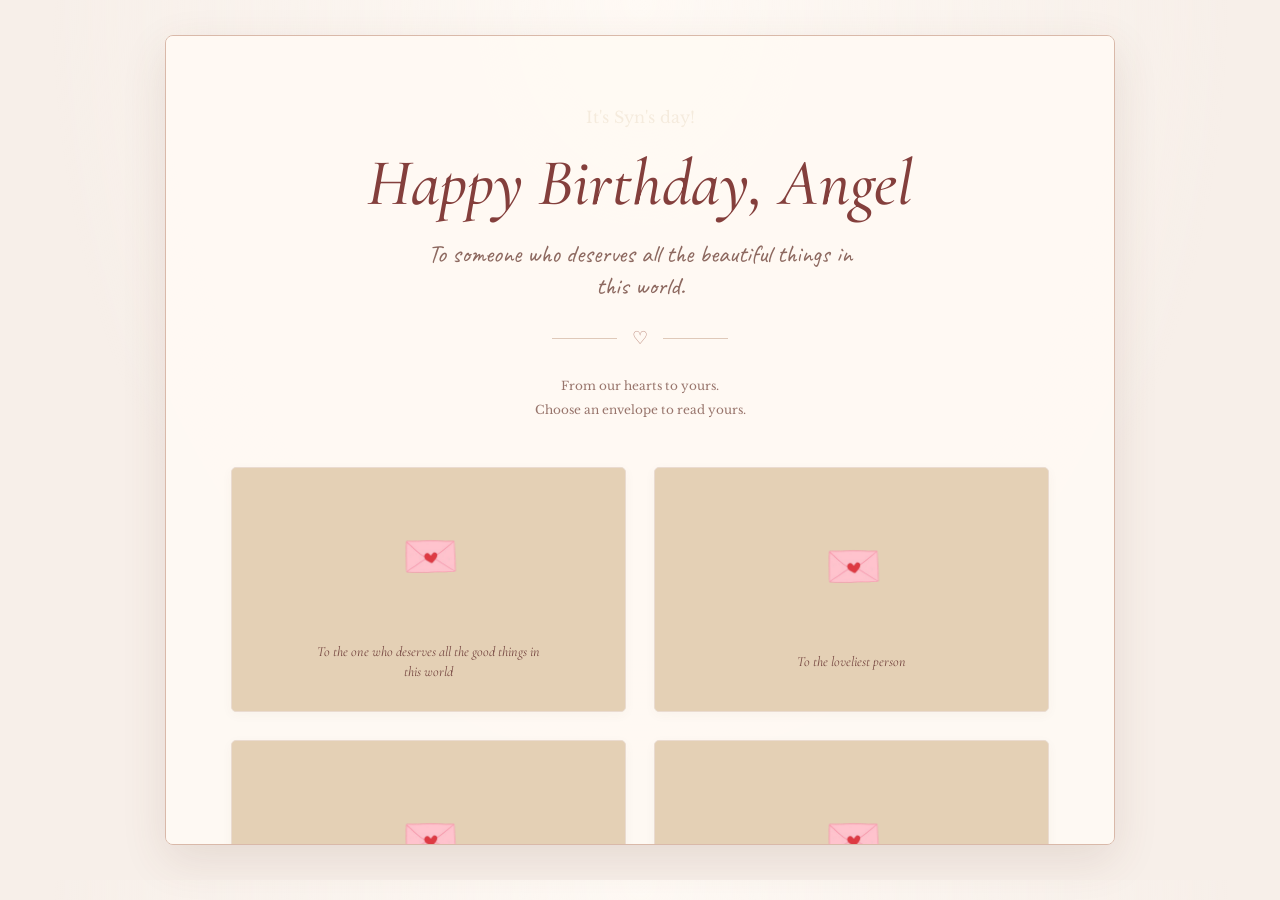
<file: index.html>
<!DOCTYPE html>
<html lang="en">
<head>
    <meta charset="UTF-8"/>
    <meta name="viewport" content="width=device-width, initial-scale=1.0"/>

    <title>110726 — Letters for You</title>

    <link rel="stylesheet" href="style.css"/>
</head>

<body>

    <main class="home">

        <header class="home-header">

            <p class="eyebrow">It's Syn's day!</p>

            <h1>Happy Birthday, Angel</h1>

            <p class="home-subtitle">
                To someone who deserves all the beautiful things in this world.
            </p>

            <div class="header-divider">
                <span></span>
                ♡
                <span></span>
            </div>

            <p class="instruction">
                From our hearts to yours.
                <br/>
                Choose an envelope to read yours.
            </p>
        </header>


        <section class="envelope-grid">

            <a href="letter.html?letter=akheila" class="envelope">
                <div class="envelope-image">
                    <img src="from-aki.png" alt="From Akheila"/>
                </div>
                <p class="envelope-caption">To the one who deserves all the good things in this world</p>
            </a>

            <a href="letter.html?letter=araceli" class="envelope">
                <div class="envelope-image">
                    <img src="from-araceli.png" alt="From Araceli"/>
                </div>
                <p class="envelope-caption">To the loveliest person</p>
            </a>

            <a href="letter.html?letter=artascia" class="envelope">
                <div class="envelope-image">
                    <img src="from-art.png" alt="From Artascia"/>
                </div>
                <p class="envelope-caption">To the one who's worth it to risk for</p>
            </a>

            <a href="letter.html?letter=chelya" class="envelope">
                <div class="envelope-image">
                    <img src="from-chelya.png" alt="From Chelya"/>
                </div>
                <p class="envelope-caption">To the softest person</p>
            </a>

            <a href="letter.html?letter=iruma" class="envelope">
                <div class="envelope-image">
                    <img src="from-iruma.png" alt="From Iruma"/>
                </div>
                <p class="envelope-caption">To the one who gives her best</p>
            </a>

            <a href="letter.html?letter=klev" class="envelope">
                <div class="envelope-image">
                    <img src="from-klevezeir.png" alt="From Klev"/>
                </div>
                <p class="envelope-caption">To the one who makes the world a better place</p>
            </a>

            <a href="letter.html?letter=kzadrei" class="envelope">
                <div class="envelope-image">
                    <img src="from-kzadrei.png" alt="From Kzadrei"/>
                </div>
                <p class="envelope-caption">To the one with the purest heart</p>
            </a>

            <a href="letter.html?letter=silvrion" class="envelope">
                <div class="envelope-image">
                    <img src="from-silvrion.png" alt="From Silvrion"/>
                </div>
                <p class="envelope-caption">For love</p            </a>

            <a href="letter.html?letter=sop" class="envelope">
                <div class="envelope-image">
                    <img src="from-sop.png" alt="From Sop"/>
                </div>
                <p class="envelope-caption">With love</p>
            </a>

            <a href="letter.html?letter=ysekheil" class="envelope">
                <div class="envelope-image">
                    <img src="from-ysekheil.png" alt="From Ysekheil"/>
                </div>
                <p class="envelope-caption">Always</p>
            </a>

        </section>

        <footer class="home-footer">
            <span>Made with love, just for you.</span>
            <p>Happy 20th, my beloved angel.</p>
        </footer>

    </main>

</body>
</html>
</file>
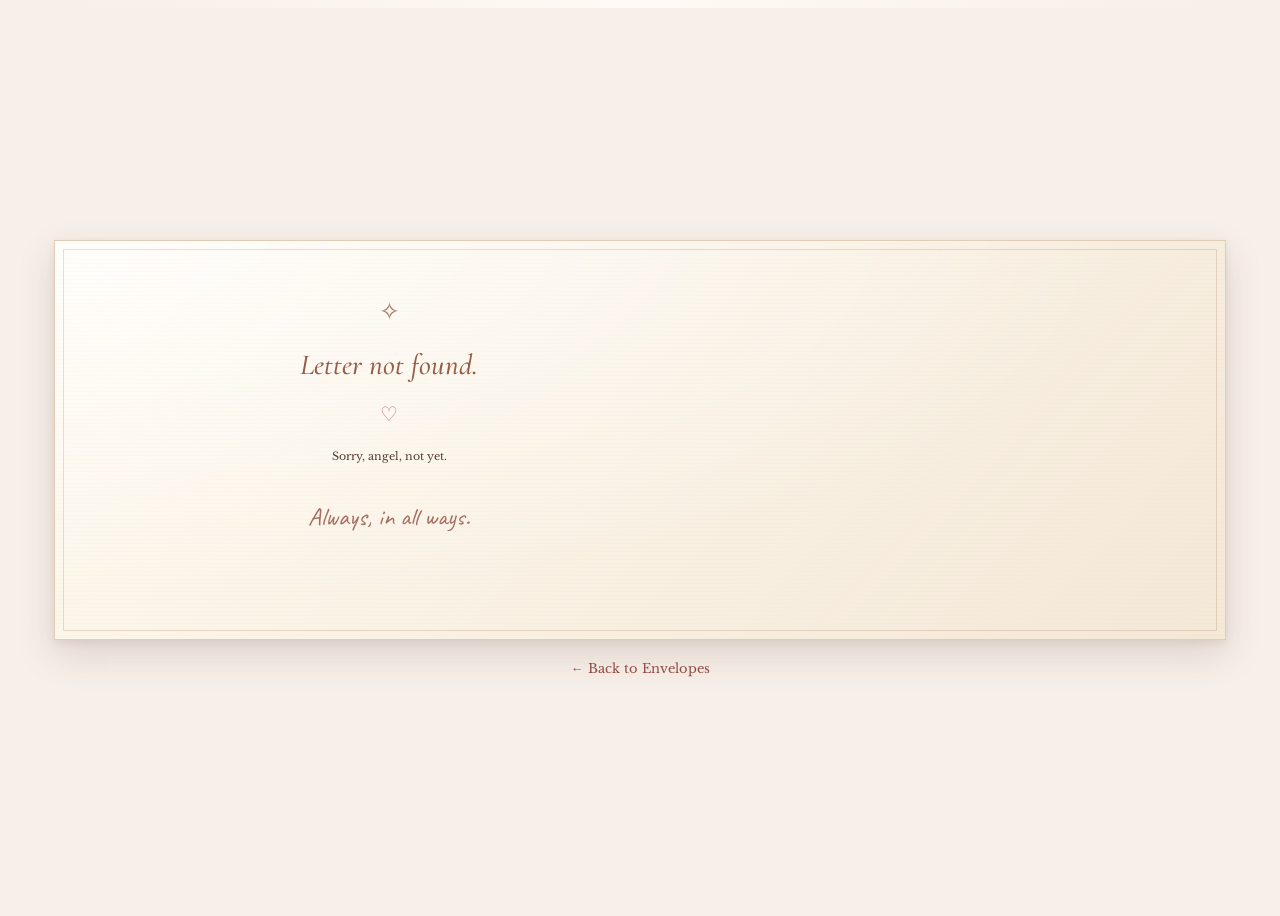
<file: letter.html>
<!DOCTYPE html>
<html lang="en">
<head>
    <meta charset="UTF-8"/>
    <meta name="viewport" content="width=device-width, initial-scale=1.0"/>

    <title>Enjoy, beloved</title>

    <link rel="stylesheet" href="style.css"/>
</head>

<body>
    <main class="letter-page">

        <div class="letter-container">
            <div class="letter-text hidden">
                <div class="letter-decoration">✧</div>

                <h1 id="letter-title"></h1>

                <div class="letter-divider">♡</div>

                <p id="letter-message"></p>

                <div class="letter-ending">Always, in all ways.</div>
            </div>
        </div>

        <a href="index.html" class="back-link">
            ← Back to Envelopes
        </a>

    </main>

    <script src="script.js"></script>
</body>
</html>
</file>
<file: style.css>
@import url('https://fonts.googleapis.com/css2?family=Caveat:wght@400;500;600&family=Cormorant+Garamond:ital,wght@0,400;0,500;0,600;1,400&family=Libre+Baskerville:ital,wght@0,400;0,700;1,400&display=swap');

* {
   box-sizing: border-box;
}


body {
    background:
        radial-gradient(ellipse at top, #fffaf5, transparent 65%),
        #F7EFE9;
    color: #F5EBDD;
    font-family: "Libre Baskerville", serif;
    border-color: #D9B9A9;
}


a {
    color: inherit;
}






.home {
    position: relative;
    width: 950px;
    max-width: 94vw;
    height: auto;
    max-height: 90vh;
    overflow-y: auto;

    margin: 35px auto;
    padding: 55px 65px;

    background: rgba(255, 250, 244, 0.94);

    border: 1px solid #D9B9A9;
    border-radius: 8px;

    box-shadow:
        0 15px 45px rgba(105, 65, 48, 0.12);

    scrollbar-width: none;
}



.home::-webkit-scrollbar {
    display: none;
}

.home-header {
    text-align: center;
    margin-bottom: 45px;
}

.top-decoration {
    display: block;
    margin-bottom: 20px;
    color: #B98779;
    font-size: 22px;
}


.home h1 {
    margin: 0;

    font-family: "Cormorant Garamond", serif;
    font-size: clamp(42px, 6vw, 66px);
    font-weight: 500;
    font-style: italic;

    color: #843f3c;
}

.home-subtitle {
    max-width: 450px;
    margin: 15px auto 25px;

    font-family: "Caveat", cursive;
    font-size: 25px;
    color: #8d6960;
}

.home > p {
    margin: 0 0 45px;
    text-align: center;
}

.header-divider {
    display: flex;
    align-items: center;
    justify-content: center;
    gap: 15px;

    color: #b98779;
    font-size: 18px;
}

.header-divider span {
    width: 65px;
    height: 1px;
    background: #dfc9b9;
}

.instruction {
    margin-top: 25px;
    font-size: 12px;
    line-height: 2;
    color: #98756c;
}



.envelope-grid {
    display: grid;
    grid-template-columns: repeat(2, minmax(0, 1fr));

    width: 100%;
    gap: 28px;

    margin: 0 auto;
}


.envelope {
    display: flex;
    flex-direction: column;
    align-items: center;
    justify-content: center;

    width: 100%;
    min-height: 245px;

    padding: 20px 15px;

    background: #E4D0B5;
    border: 1px solid #eadbd0;
    border-radius: 5px;

    text-decoration: none;
    text-align: center;

    box-shadow: 0 3px 12px rgba(105, 65, 48, 0.04);

    transition:
        transform 0.35s ease,
        box-shadow 0.35s ease,
        background 0.35s ease,
        border-color 0.35s ease;
}

.envelope:hover {
    transform: translateY(-7px);

    background: #fffdf9;
    border-color: #d9b9a9;

    box-shadow:
        0 12px 25px rgba(105, 65, 48, 0.12);
}


.envelope-image {
    width: 100%;
    height: 125px;

    display: flex;
    align-items: center;
    justify-content: center;

    margin-bottom: 12px;
}

.envelope-image img {
    width: 145px;
    height: 120px;

    object-fit: contain;

    transition: transform 0.35s ease;
}

.envelope:hover .envelope-image img {
    transform: scale(1.08) rotate(-2deg);
}

.envelope-caption {
    max-width: 230px;

    margin: 5px 0 8px;

    font-family: "Cormorant Garamond", serif;
    font-size: 19px;
    font-style: italic;
    line-height: 1.35;

    color: #754640;
}

.sender {
    font-family: "Caveat", cursive;
    font-size: 19px;
    color: #C18B62;
}


.envelope p {
    margin: 12px 0 0;
    font-size: 17px;
    line-height: 1.4;
}


.envelope:hover {
    transform: translateY(-5px);
}

.home-footer {
    margin-top: 50px;
    padding-top: 25px;

    border-top: 1px solid #e7d6c9;

    text-align: center;
    color: #a27b70;
}

.home-footer span {
    font-family: "Caveat", cursive;
    font-size: 24px;
}

.home-footer p {
    margin-top: 8px;
    font-size: 10px;
    letter-spacing: 0.5px;
}


.letter-page {
    width: 100%;
    min-height: 100vh;
    padding: 50px 20px;
    display: flex;
    flex-direction: column;
    justify-content: center;
    align-items: center;
    background: #f7efe9;
}

.letter-container {
    position: relative;
    width: 700px;
    max-width: 95%;
    min-height: 500px;
    padding: 65px 75px;

    background:
        radial-gradient(
            ellipse at top left,
            rgba(255,255,255,0.7),
            transparent 65%
        ),
        linear-gradient(
            135deg,
            #fffaf0,
            #f4e8d7
        );

        border: 1px solid #dfcdb8;
    outline: 1px solid rgba(170, 125, 95, 0.25);
    outline-offset: -10px;

    box-shadow:
        0 15px 35px rgba(89, 54, 37, 0.15),
        0 3px 8px rgba(89, 54, 37, 0.08);
}

.letter-container::before {
    content: "";
    position: absolute;
    inset: 0;

    background-image:
        repeating-linear-gradient(
            0deg,
            transparent,
            transparent 3px,
            rgba(130, 95, 65, 0.025) 4px
        );

        pointer-events: none;
}


.letter-text {
    position: relative;
    z-index: 1;

    width: 100%;
    text-align: center;
    color: #713b35;

    animation: letterReveal 1.8s ease both;
}


.letter-text.hidden {
    opacity: 0;
    animation: none;
}

.letter-decoration {
    font-size: 25px;
    color: #ad796b;
    margin-bottom: 20px;
}

.letter-text h1 {
    margin: 0 0 20px;
    color: #955D43;
    font-family: "Cormorant Garamond", serif;
    font-size: 38px;
    font-weight: 500;
    font-style: italic;
}

.letter-divider {
    margin: 20px 0;
    color: #b78578;
    font-size: 20px;
}

.letter-text p {
    margin: 0;

    font-family: "Libre Baskerville", serif;
    font-size: 14px;
    line-height: 2;

    color: #543C32;

    white-space: pre-line;
    text-align: center;
}

.letter-ending {
    margin-top: 35px;

    font-family: "Caveat", cursive;
    font-size: 28px;
    color: #a66e63;
}

@keyframes letterReveal {
    from {
        opacity: 0;
        transform: translateY(15px);
    }

    to {
        opacity: 1;
        transform: translateY(0);
    }
}

.back-link {
    margin-top: 25px;

    font-size: 13px;
    color: #934d45;
    text-decoration: none;

    transition: color 0.3s ease;
}

.back-link:hover {
    color: #c17d70;
}

@media (max-width: 600px) {

    .home {
        width: 94vw;
        max-height: none;
        margin: 15px auto;
        padding: 40px 17px;
    }

.home::-webkit-scrollbar {
    display: none;
}

.home-header {
        margin-bottom: 30px;
    }

.home h1 {
    font-size: 43px;
}

.home-subtitle {
        font-size: 21px;
    }

.eyebrow {
        font-size: 9px;
        letter-spacing: 2px;
    }

.home > p {
    margin-bottom: 30px;
}

.envelope-grid {
        grid-template-columns: repeat(2, minmax(0, 1fr));
        gap: 15px 10px;
    }

.envelope {
        min-height: 195px;
        padding: 12px 7px;
    }

.envelope-image {
        height: 95px;
    }
.envelope-image img {
        width: 110px;
        height: 95px;
    }

.envelope-caption {
        font-size: 16px;
    }

.sender {
        font-size: 17px;
    }

.home-footer {
        margin-top: 35px;
    }
}

.envelope p {
    margin-top: 8px;
    
    font-size: 14px;
}

.letter-page {
    padding: 30px 15px;
}

.letter-container {
        width: 100%;
        min-height: 400px;
        padding: 55px 28px;
    }

.letter-text {
    width: 55%;
}

.letter-text h1 {
        font-size: 29px;
    }

.letter-text p {
        font-size: 11px;
        line-height: 1.9;
    }

.letter-ending {
        font-size: 25px;
    }

.back-link {
    margin-top: 20px;
    font-size: 13px;
}
</file>
